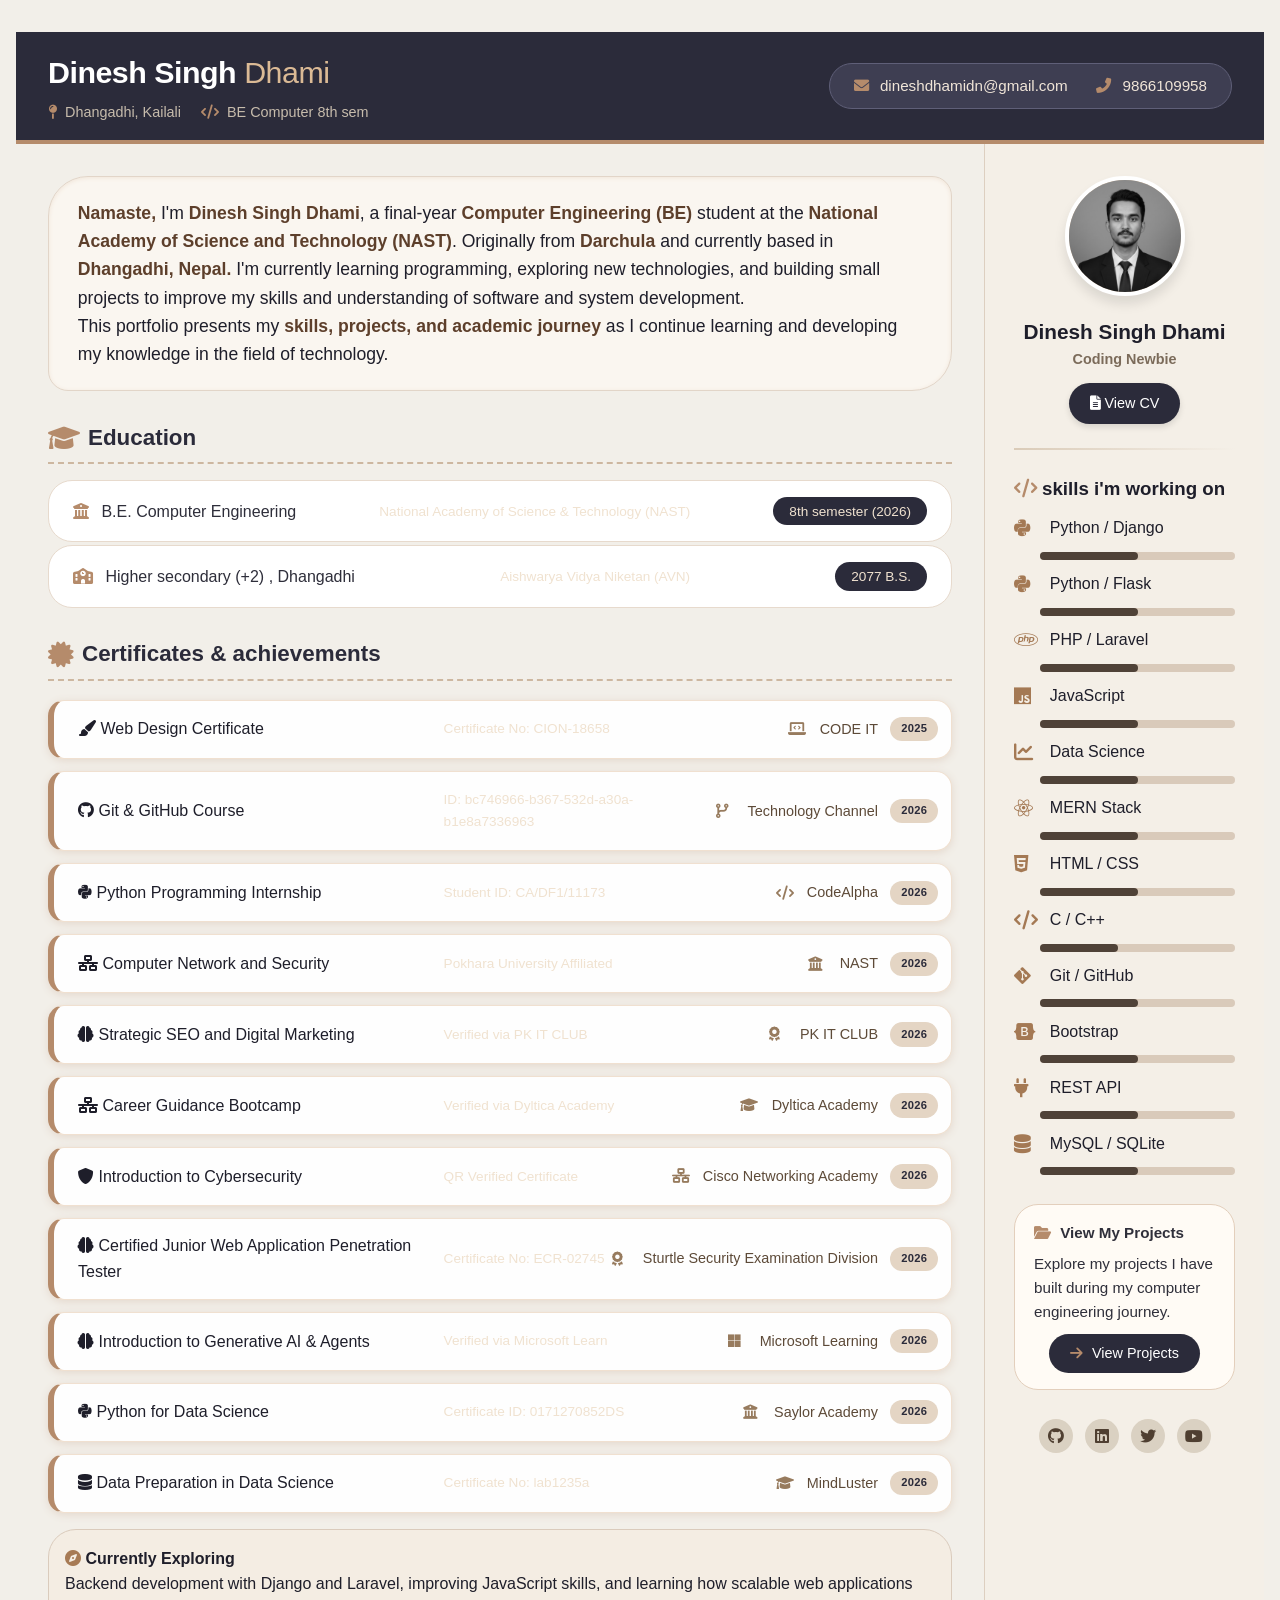
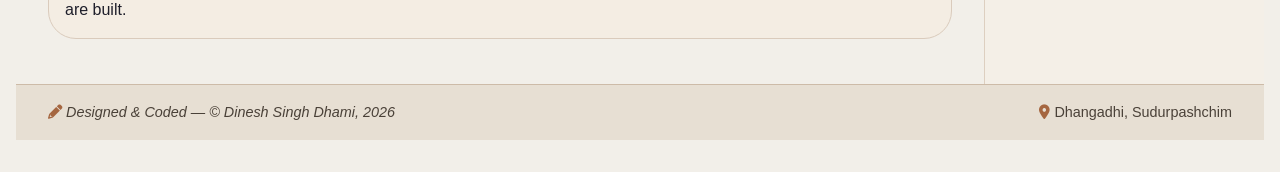
<file: index.html>
<!DOCTYPE html>
<html lang="en">
<head>
    <meta charset="UTF-8">
    <meta name="viewport" content="width=device-width, initial-scale=1.0, maximum-scale=5.0">
    <title>Dinesh Singh Dhami | Portfolio</title>
    <link rel="stylesheet" href="https://cdnjs.cloudflare.com/ajax/libs/font-awesome/6.0.0-beta3/css/all.min.css">
    <link rel="stylesheet" href="style-index.css">
    <link rel="icon" href="favicon-dineshsinghdhami.png" type="image/png">
    <script src="script-index.js"></script>

</head>
<body>

    <div class="navbar">
        <div class="identity">
            <h1>Dinesh Singh <span>Dhami</span></h1>
            <div class="tagline">
                <i class="fas fa-map-pin"></i> Dhangadhi, Kailali
                <i class="fas fa-code" style="margin-left: 12px;"></i> BE Computer 8th sem
            </div>
        </div>
        <div class="contact-badge">
            <a href="#" onclick="openDirectEmail()" class="contact-email">
                <i class="fas fa-envelope"></i> dineshdhamidn@gmail.com
            </a>
            <a href="#" onclick="openWhatsApp()" class="contact-phone">
                <i class="fas fa-phone-alt"></i> 9866109958
            </a>
        </div>
    </div>

     
    <div class="main-grid">
        <!-- LEFT: content -->
        <div class="content">
            <div class="intro-text">
                <p>
                    <strong>Namaste,</strong> I'm <strong>Dinesh Singh Dhami</strong>, a final-year 
                    <strong>Computer Engineering (BE)</strong> student at the 
                    <strong>National Academy of Science and Technology (NAST)</strong>. 
                    Originally from <strong>Darchula</strong> and currently based in 
                    <strong>Dhangadhi, Nepal.</strong> I'm currently learning programming, exploring new technologies, 
                    and building small projects to improve my skills and understanding 
                    of software and system development.
                </p>
                <p>
                    This portfolio presents my <strong>skills, projects, and academic journey</strong> 
                    as I continue learning and developing my knowledge in the field of technology.
                </p>
            </div>

            <!-- Education -->
            <div class="section-title">
                <i class="fas fa-graduation-cap"></i> Education
            </div>
            <div class="edu-item">
                <span class="desc"><i class="fas fa-university"></i> B.E. Computer Engineering</span>
                <span class="college">National Academy of Science & Technology (NAST)</span>
                <span class="year">8th semester (2026)</span>
            </div>
            <div class="edu-item" style="margin-top: -5px;">
                <span class="desc"><i class="fas fa-school"></i> Higher secondary (+2) , Dhangadhi</span>
                <span class="college">Aishwarya Vidya Niketan (AVN)</span>
                <span class="year">2077 B.S.</span>
            </div>

            <!-- Certificates -->
            <div class="section-title">
                <i class="fas fa-certificate"></i> Certificates & achievements
            </div>

            <div class="cert-grid">
                <!-- 1 Web Design -->
                <a href="certificates/Web-Design-Dinesh-Singh-Dhami.png" class="cert-link">
                    <div class="cert-card">
                        <div class="cert-title">
                            <i class="fas fa-paint-brush"></i>
                            <span>Web Design Certificate</span>
                        </div>
                        <div class="cert-id">Certificate No: CION-18658</div>
                        <div class="cert-issuer">
                            <i class="fas fa-laptop-code"></i>
                            <span>CODE IT</span>
                            <span class="cert-badge">2025</span>
                        </div>
                    </div>
                </a>

                <!-- 2 Git & GitHub -->
                <a href="certificates/git-github-certificate.jpg" class="cert-link">
                    <div class="cert-card">
                        <div class="cert-title">
                            <i class="fab fa-github"></i>
                            <span>Git & GitHub Course</span>
                        </div>
                        <div class="cert-id">ID: bc746966-b367-532d-a30a-b1e8a7336963</div>
                        <div class="cert-issuer">
                            <i class="fas fa-code-branch"></i>
                            <span>Technology Channel</span>
                            <span class="cert-badge">2026</span>
                        </div>
                    </div>
                </a>

                <!-- 3 CodeAlpha Internship -->
                <a href="certificates/Dinesh-Singh-Dhami-CodeAlpha-Internship-Python.png" class="cert-link">
                    <div class="cert-card">
                        <div class="cert-title">
                            <i class="fab fa-python"></i>
                            <span>Python Programming Internship</span>
                        </div>
                        <div class="cert-id">Student ID: CA/DF1/11173</div>
                        <div class="cert-issuer">
                            <i class="fas fa-code"></i>
                            <span>CodeAlpha</span>
                            <span class="cert-badge">2026</span>
                        </div>
                    </div>
                </a>

                <!-- 4 Computer Network Security -->
                <a href="certificates/Computer-Network-&-Security-Certificate.jpg" class="cert-link">
                    <div class="cert-card">
                        <div class="cert-title">
                            <i class="fas fa-network-wired"></i>
                            <span>Computer Network and Security</span>
                        </div>
                        <div class="cert-id">Pokhara University Affiliated</div>
                        <div class="cert-issuer">
                            <i class="fas fa-university"></i>
                            <span>NAST</span>
                            <span class="cert-badge">2026</span>
                        </div>
                    </div>
                </a>

                <!-- 5 Strategic SEO and Digital Marketing Dinesh Singh Dhami -->
                <a href="certificates/Strategic-SEO-and-Digital-Marketing-Dinesh-Singh-Dhami.jpg" class="cert-link">
                    <div class="cert-card">
                        <div class="cert-title">
                            <i class="fas fa-brain"></i>
                            <span>Strategic SEO and Digital Marketing</span>
                        </div>
                        <div class="cert-id">Verified via PK IT CLUB</div>
                        <div class="cert-issuer">
                            <i class="fas fa-award"></i>
                            <span>PK IT CLUB</span>
                            <span class="cert-badge">2026</span>
                        </div>
                    </div>
                </a>

                 <!-- Career-Guidance-Bootcamp.png -->
                <a href="certificates/Career-Guidance-Bootcamp.png" class="cert-link">
                    <div class="cert-card">
                        <div class="cert-title">
                            <i class="fas fa-network-wired"></i>
                            <span>Career Guidance Bootcamp</span>
                        </div>
                        <div class="cert-id">Verified via Dyltica Academy</div>
                        <div class="cert-issuer">
                            <i class="fas fa-graduation-cap"></i>
                            <span>Dyltica Academy</span>
                            <span class="cert-badge">2026</span>
                        </div>
                    </div>
                </a>

               

                <!-- 6 Cisco Cybersecurity -->
                <a href="certificates/Dinesh-Singh-Dhami-cisco-networking.png" class="cert-link">
                    <div class="cert-card">
                        <div class="cert-title">
                            <i class="fas fa-shield-alt"></i>
                            <span>Introduction to Cybersecurity</span>
                        </div>
                        <div class="cert-id">QR Verified Certificate</div>
                        <div class="cert-issuer">
                            <i class="fas fa-network-wired"></i>
                            <span>Cisco Networking Academy</span>
                            <span class="cert-badge">2026</span>
                        </div>
                    </div>
                </a>

                 <!-- 10 certified-junior-web-application-penetration-tester -->
                <a href="certificates/certified-junior-web-application-penetration-tester.jpg" class="cert-link">
                    <div class="cert-card">
                        <div class="cert-title">
                            <i class="fas fa-brain"></i>
                            <span>Certified Junior Web Application Penetration Tester</span>
                        </div>
                        <div class="cert-id">Certificate No: ECR-02745</div>
                        <div class="cert-issuer">
                            <i class="fas fa-award"></i>
                            <span>Sturtle Security Examination Division</span>
                            <span class="cert-badge">2026</span>
                        </div>
                    </div>
                </a>

                <!-- 7 Microsoft Generative AI -->
                <a href="certificates/generative-ai-microsoft.png" class="cert-link">
                    <div class="cert-card">
                        <div class="cert-title">
                            <i class="fas fa-brain"></i>
                            <span>Introduction to Generative AI & Agents</span>
                        </div>
                        <div class="cert-id">Verified via Microsoft Learn</div>
                        <div class="cert-issuer">
                            <i class="fab fa-microsoft"></i>
                            <span>Microsoft Learning</span>
                            <span class="cert-badge">2026</span>
                        </div>
                    </div>
                </a>

        
                <!-- 8 Python Data Science -->
                <a href="certificates/python-in-datascience.png" class="cert-link">
                    <div class="cert-card">
                        <div class="cert-title">
                            <i class="fab fa-python"></i>
                            <span>Python for Data Science</span>
                        </div>
                        <div class="cert-id">Certificate ID: 0171270852DS</div>
                        <div class="cert-issuer">
                            <i class="fas fa-university"></i>
                            <span>Saylor Academy</span>
                            <span class="cert-badge">2026</span>
                        </div>
                    </div>
                </a>

                <!-- 9 Data Preparation -->
                <a href="certificates/data-preparation-in-data-science.jpg" class="cert-link">
                    <div class="cert-card">
                        <div class="cert-title">
                            <i class="fas fa-database"></i>
                            <span>Data Preparation in Data Science</span>
                        </div>
                        <div class="cert-id">Certificate No: lab1235a</div>
                        <div class="cert-issuer">
                            <i class="fas fa-graduation-cap"></i>
                            <span>MindLuster</span>
                            <span class="cert-badge">2026</span>
                        </div>
                    </div>
                </a>

            

            </div>


            <!-- Currently Exploring section -->
            <div style="margin:1rem 0;background:#f4ede3;padding:1rem;border-radius:28px;border:1px solid #dacbbc;">
                <i class="fas fa-compass" style="color:#a77b55;"></i>
                <strong>Currently Exploring</strong><br>
                Backend development with Django and Laravel, improving JavaScript skills,
                and learning how scalable web applications are built.
            </div>
        </div>

        <!-- RIGHT sidebar -->
        <div class="sidebar">
            <div class="profile-pic-placeholder">
                <img src="dineshsinghdhami.jpg" alt="Profile Picture">
            </div>
            <div class="my-name-side">
                Dinesh Singh Dhami
                <small>Coding Newbie</small>
            </div>
            <div style="text-align:center; margin-top:12px;">
                <a href="https://drive.google.com/file/d/1liYxOf8PLablKrAX0Cqdvu-8_X7IgYv7/view?usp=sharing" 
                   style="display:inline-block; background:#2b2b3a; color:#fff; padding:0.55rem 1.3rem; border-radius:40px; font-size:0.9rem; text-decoration:none; font-weight:500; transition:all 0.2s ease; box-shadow:0 3px 6px rgba(0,0,0,0.12);">
                    <i class="fas fa-file-alt"></i> View CV
                </a>
            </div>
            <div class="divider"></div>

            <!-- Skills -->
            <h3 style="font-weight: 550; margin-bottom: 0.5rem;">
                <i class="fas fa-code" style="color:#b58b6b;"></i> skills i'm working on
            </h3>

            <ul class="skill-list">
                <li><i class="fab fa-python"></i> Python / Django</li>
                <div class="skill-bar-bg"><div class="skill-bar-fill" style="width:50%"></div></div>
                <li><i class="fab fa-python"></i> Python / Flask</li>
                <div class="skill-bar-bg"><div class="skill-bar-fill" style="width:50%"></div></div>
                <li><i class="fab fa-php"></i> PHP / Laravel</li>
                <div class="skill-bar-bg"><div class="skill-bar-fill" style="width:50%"></div></div>
                <li><i class="fab fa-js"></i> JavaScript</li>
                <div class="skill-bar-bg"><div class="skill-bar-fill" style="width:50%"></div></div>
                <li><i class="fas fa-chart-line"></i> Data Science</li>
                <div class="skill-bar-bg"><div class="skill-bar-fill" style="width:50%"></div></div>
                <li><i class="fab fa-react"></i> MERN Stack</li>
                <div class="skill-bar-bg"><div class="skill-bar-fill" style="width:50%"></div></div>
                <li><i class="fab fa-html5"></i> HTML / CSS</li>
                <div class="skill-bar-bg"><div class="skill-bar-fill" style="width:50%"></div></div>
                <li><i class="fas fa-code"></i> C / C++</li>
                <div class="skill-bar-bg"><div class="skill-bar-fill" style="width:40%"></div> </div>
                <li><i class="fab fa-git-alt"></i> Git / GitHub</li>
                <div class="skill-bar-bg"><div class="skill-bar-fill" style="width:50%"></div></div>
                <li><i class="fab fa-bootstrap"></i> Bootstrap</li>
                <div class="skill-bar-bg"><div class="skill-bar-fill" style="width:50%"></div></div>
                <li><i class="fas fa-plug"></i> REST API</li>
                <div class="skill-bar-bg"><div class="skill-bar-fill" style="width:50%"></div></div>
                <li><i class="fas fa-database"></i> MySQL / SQLite</li>
                <div class="skill-bar-bg"><div class="skill-bar-fill" style="width:50%"></div></div>
                
            </ul>

            <div class="personal-note project-section">
                <i class="fas fa-folder-open"></i> 
                <strong>View My Projects</strong>
                <p style="margin-top:6px;">
                    Explore my projects I have built during my computer engineering journey.
                </p>
                <div style="text-align:center; margin-top:10px;">
                    <a href="projects.html"
                       style="display:inline-block; background:#2b2b3a; color:#fff; padding:0.5rem 1.3rem; border-radius:40px; font-size:0.9rem; text-decoration:none; font-weight:500; transition:0.2s;"
                       onmouseover="this.style.background='#b58b6b'"
                       onmouseout="this.style.background='#2b2b3a'">
                        <i class="fas fa-arrow-right"></i> View Projects
                    </a>
                </div>
            </div>

            <div class="social-bar social-section">
                <a href="https://github.com/dineshsinghdhami" target="_blank">
                    <i class="fab fa-github"></i>
                </a>
                <a href="https://linkedin.com/in/dineshsinghdhami1" target="_blank">
                    <i class="fab fa-linkedin"></i>
                </a>
                <a href="https://x.com/dineshdhami001" target="_blank">
                    <i class="fab fa-twitter"></i>
                </a>
                <a href="https://www.youtube.com/@dineshsinghdhami1?sub_confirmation=1" target="_blank">
                    <i class="fab fa-youtube"></i>
                </a>
            </div>
        </div>
    </div>

    <div class="mobile-projects">
        <div class="personal-note project-section">
            <i class="fas fa-folder-open"></i> 
            <strong>View My Projects</strong>
            <p style="margin-top:6px;">
                Explore my projects I have built during my computer engineering journey.
            </p>
            <div style="text-align:center; margin-top:10px;">
                <a href="projects.html"
                   style="display:inline-block; background:#2b2b3a; color:#fff; padding:0.5rem 1.3rem; border-radius:40px; font-size:0.9rem; text-decoration:none; font-weight:500; transition:0.2s;"
                   onmouseover="this.style.background='#b58b6b'"
                   onmouseout="this.style.background='#2b2b3a'">
                    <i class="fas fa-arrow-right"></i> View Projects
                </a>
            </div>
        </div>
    </div>

    <div class="footer-note">
        <span class="madeby"><i class="fas fa-pencil-alt"></i> Designed & Coded — © Dinesh Singh Dhami, 2026</span>
        <span><i class="fas fa-location-dot"></i> Dhangadhi, Sudurpashchim</span>
    </div>
</div>
  
<div id="certModal" class="cert-modal">
    <span class="close-btn">&times;</span>
    <img class="modal-img" id="modalImage">
</div>

</body>
</html>
</file>
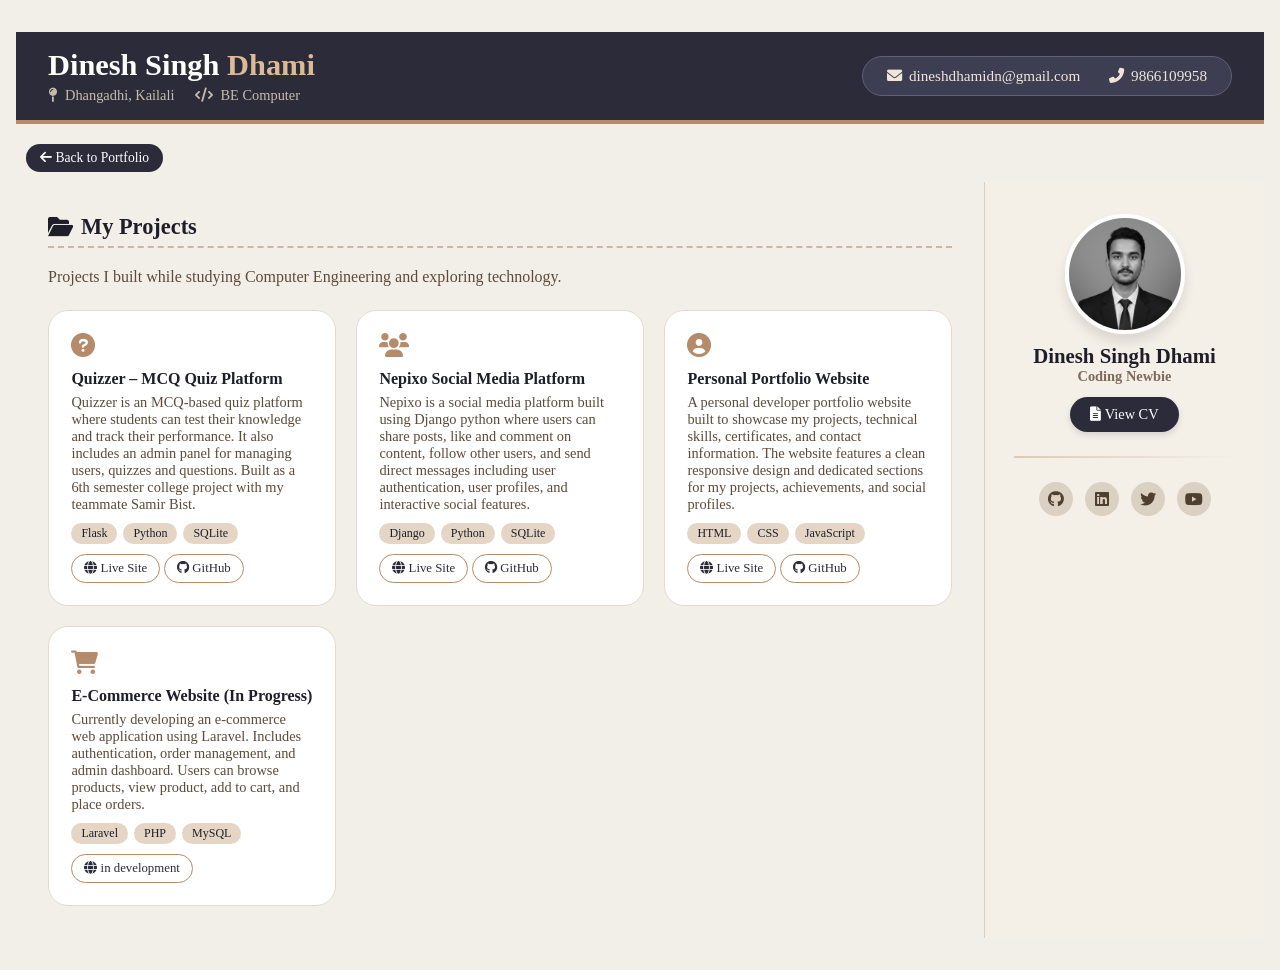
<file: projects.html>
<!DOCTYPE html>
<html lang="en">
<head>
<meta charset="UTF-8">
<meta name="viewport" content="width=device-width, initial-scale=1.0">
<title>Dinesh Singh Dhami | Projects</title>
<link rel="icon" href="favicon-dineshsinghdhami.png" type="image/png">
<link rel="stylesheet" href="https://cdnjs.cloudflare.com/ajax/libs/font-awesome/6.0.0-beta3/css/all.min.css">
<link rel="stylesheet" href="style-projects.css">
</head>

<body>
 
<div class="navbar">

<div class="identity">
<h1>Dinesh Singh <span>Dhami</span></h1>

<div class="tagline">
<i class="fas fa-map-pin"></i> Dhangadhi, Kailali
<i class="fas fa-code" style="margin-left:12px;"></i> BE Computer
</div>
</div>

<div class="contact-badge">

<a href="#" onclick="openDirectEmail()">
<i class="fas fa-envelope"></i> dineshdhamidn@gmail.com
</a>

<a href="#" onclick="openWhatsApp()">
<i class="fas fa-phone-alt"></i> 9866109958
</a>

</div>

</div>

<a href="https://www.dineshsinghdhami.com.np/" class="back-btn">
<i class="fas fa-arrow-left"></i> Back to Portfolio
</a>

<div class="main-grid">

<!-- LEFT CONTENT -->

<div class="content">

<div class="section-title">
<i class="fas fa-folder-open"></i> My Projects
</div>

<p style="color:#5d4a38;">
Projects I built while studying Computer Engineering and exploring technology.
</p>
<div class="projects-grid">

<!-- QUIZZER PROJECT -->

<div class="project-card">
<div class="project-icon">
<i class="fas fa-question-circle"></i>
</div>

<div class="project-title">Quizzer – MCQ Quiz Platform</div>

<div class="project-desc">
Quizzer is an MCQ-based quiz platform where students can test their knowledge 
and track their performance. It also includes an admin panel for managing users,
quizzes and questions. Built as a 6th semester college project with my teammate Samir Bist.
</div>

<div class="tags">
<span class="tag">Flask</span>
<span class="tag">Python</span>
<span class="tag">SQLite</span>
</div>

<a href="https://quizzerhub.pythonanywhere.com/" target="_blank" class="project-link">
<i class="fas fa-globe"></i> Live Site
</a>
<a href="https://github.com/dineshsinghdhami/quizzer" target="_blank" class="project-link">
<i class="fab fa-github"></i> GitHub
</a>

</div>


<!-- NEPIXO PROJECT -->

<div class="project-card">
<div class="project-icon">
<i class="fas fa-users"></i>
</div>

<div class="project-title">Nepixo Social Media Platform</div>

<div class="project-desc">
Nepixo is a social media platform built using Django python where users can share posts, like and comment on content, follow other users, and send direct messages including user authentication, user profiles, and interactive social features.
</div>

<div class="tags">
<span class="tag">Django</span>
<span class="tag">Python</span>
<span class="tag">SQLite</span>
</div>

<a href="https://nepixo.pythonanywhere.com/" target="_blank" class="project-link">
<i class="fas fa-globe"></i> Live Site
</a>
<a href="https://github.com/dineshsinghdhami/nepixo" target="_blank" class="project-link">
<i class="fab fa-github"></i> GitHub
</a>

</div>

<!-- PERSONAL PORTFOLIO PROJECT -->

<div class="project-card">
<div class="project-icon">
<i class="fas fa-user-circle"></i>
</div>

<div class="project-title">Personal Portfolio Website</div>

<div class="project-desc">
A personal developer portfolio website built to showcase my projects,
technical skills, certificates, and contact information. The website
features a clean responsive design and dedicated sections for my
projects, achievements, and social profiles.
</div>

<div class="tags">
<span class="tag">HTML</span>
<span class="tag">CSS</span>
<span class="tag">JavaScript</span>
</div>

<a href="https://www.dineshsinghdhami.com.np/" target="_blank" class="project-link">
<i class="fas fa-globe"></i> Live Site
</a>

<a href="https://github.com/dineshsinghdhami/portfolio" target="_blank" class="project-link">
<i class="fab fa-github"></i> GitHub
</a>

</div>
<!-- ECOMMERCE PROJECT -->

<div class="project-card">
<div class="project-icon">
<i class="fas fa-shopping-cart"></i>
</div>

<div class="project-title">E-Commerce Website (In Progress)</div>

<div class="project-desc">
Currently developing an e-commerce web application using Laravel. Includes authentication, order management, and admin dashboard.
Users can browse products, view product, add to cart, and place orders. 
</div>

<div class="tags">
<span class="tag">Laravel</span>
<span class="tag">PHP</span>
<span class="tag">MySQL</span>
</div>

<a href="https://github.com/dineshsinghdhami/" target="_blank" class="project-link">
<i class="fas fa-globe"></i> in development
</a>
</div>

</div>

</div>

<!-- RIGHT SIDEBAR -->

<div class="sidebar">

<div class="profile-pic-placeholder">
<img src="dineshsinghdhami.jpg">
</div>

<div class="my-name-side">Dinesh Singh Dhami<small>Coding Newbie</small>
</div>
    <div style="text-align:center; margin-top:12px;">
    <a href="https://drive.google.com/file/d/1liYxOf8PLablKrAX0Cqdvu-8_X7IgYv7/view?usp=sharing"
       style="
       display:inline-block;
       background:#2b2b3a;
       color:#fff;
       padding:0.55rem 1.3rem;
       border-radius:40px;
       font-size:0.9rem;
       text-decoration:none;
       font-weight:500;
       transition:all 0.2s ease;
       box-shadow:0 3px 6px rgba(0,0,0,0.12);
       ">
       <i class="fas fa-file-alt"></i> View CV
    </a>
</div>

<div class="divider"></div>

<div class="social-bar">

<a href="https://github.com/dineshsinghdhami" target="_blank">
<i class="fab fa-github"></i>
</a>

<a href="https://linkedin.com/in/dineshsinghdhami1" target="_blank">
<i class="fab fa-linkedin"></i>
</a>

<a href="https://x.com/dineshdhami001" target="_blank">
<i class="fab fa-twitter"></i>
</a>

<a href="https://www.youtube.com/@dineshsinghdhami1?sub_confirmation=1" target="_blank">
<i class="fab fa-youtube"></i>
</a>

</div>

</div>

</div>

<script>

function isMobileDevice(){
return /Mobi|Android|iPhone|iPad/i.test(navigator.userAgent);
}

function openDirectEmail(){

const subject="Contact From Portfolio";
const body="Hi Dinesh, I found your portfolio and would like to connect.";

if(isMobileDevice()){
window.location.href=
`mailto:dineshdhamidn@gmail.com?subject=${encodeURIComponent(subject)}&body=${encodeURIComponent(body)}`;
}
else{
window.open(
`https://mail.google.com/mail/?view=cm&fs=1&to=dineshdhamidn@gmail.com&su=${encodeURIComponent(subject)}&body=${encodeURIComponent(body)}`,
"_blank"
);
}

}

function openWhatsApp(){

const phoneNumber="9779866109958";
const message="Hi Dinesh, I visited your portfolio and would like to connect.";

window.open(
`https://wa.me/${phoneNumber}?text=${encodeURIComponent(message)}`
);

}

</script>
<div class="mobile-social">

<div class="social-bar">

<a href="https://github.com/dineshsinghdhami" target="_blank">
<i class="fab fa-github"></i>
</a>

<a href="https://linkedin.com/in/dineshsinghdhami1" target="_blank">
<i class="fab fa-linkedin"></i>
</a>

<a href="https://x.com/dineshdhami001" target="_blank">
<i class="fab fa-twitter"></i>
</a>

<a href="https://www.youtube.com/@dineshsinghdhami1?sub_confirmation=1" target="_blank">
<i class="fab fa-youtube"></i>
</a>

</div>

</div>
</body>
</html>
</file>
<file: style-index.css>
* {
            margin: 0;
            padding: 0;
            box-sizing: border-box;
        }

        body {
            background: #f2efe9;
            font-family: 'Inter', -apple-system, BlinkMacSystemFont, 'Segoe UI', Roboto, Helvetica, Arial, sans-serif;
            line-height: 1.6;
            color: #1e1e2a;
            padding: 2rem 1rem;
        }

        .page {
            max-width: 1100px;
            margin: 0 auto;
            background: #fefcf8;
            border-radius: 32px 32px 24px 24px;
            box-shadow: 0 20px 35px -10px rgba(0, 0, 0, 0.15), 0 2px 8px rgba(0,0,0,0.05);
            overflow: hidden;
            border: 1px solid #e9ddd0;
        }

        .navbar {
            background: #2b2b3a;
            color: #f0ede6;
            padding: 1rem 2rem;
            display: flex;
            flex-wrap: wrap;
            justify-content: space-between;
            align-items: center;
            border-bottom: 4px solid #b58b6b;
        }

        .identity h1 {
            font-weight: 600;
            font-size: 1.9rem;
            letter-spacing: -0.5px;
            color: #fff;
        }

        .identity h1 span {
            color: #dbba95;
            font-weight: 400;
        }

        .identity .tagline {
            font-size: 0.9rem;
            color: #c7bcac;
            margin-top: 4px;
            display: flex;
            align-items: center;
            gap: 8px;
        }

        .identity .tagline i {
            color: #b58b6b;
        }

        .contact-badge {
            background: #3e3e52;
            padding: 0.6rem 1.5rem;
            border-radius: 60px;
            display: flex;
            gap: 1.8rem;
            flex-wrap: wrap;
            font-size: 0.95rem;
            border: 1px solid #5f5f78;
        }

        .contact-badge a, .contact-badge span {
            color: #f0e5d8;
            text-decoration: none;
            display: inline-flex;
            align-items: center;
            gap: 7px;
            transition: color 0.2s;
        }

        .contact-badge a:hover {
            color: #dbba95;
        }

        .contact-badge i {
            color: #b58b6b;
            width: 1.2rem;
        }

        .main-grid {
            display: grid;
            grid-template-columns: 1fr 280px;
            gap: 0;
        }

        .content {
            padding: 2rem 2rem 1.8rem;
        }

        .section-title {
            font-size: 1.4rem;
            font-weight: 550;
            margin: 1.8rem 0 1rem 0;
            display: flex;
            align-items: center;
            gap: 8px;
            border-bottom: 2px dashed #cdb7a0;
            padding-bottom: 0.4rem;
            color: #2b2b3a;
        }

        .section-title i {
            color: #b58b6b;
            font-size: 1.6rem;
        }

        .intro-text {
            background: #faf6f0;
            padding: 1.4rem 1.8rem;
            border-radius: 40px 20px 40px 20px;
            font-size: 1.1rem;
            border: 1px solid #e2d5c8;
            box-shadow: inset 0 1px 4px #f1e5d8;
            margin-bottom: 0.5rem;
        }

        .intro-text strong {
            color: #5d3f2b;
            font-weight: 600;
        }

        .edu-item {
            background: #ffffff;
            border-radius: 24px;
            padding: 1rem 1.5rem;
            margin: 1rem 0 0.5rem;
            border: 1px solid #e7dacd;
            display: flex;
            flex-wrap: wrap;
            justify-content: space-between;
            align-items: center;
        }

        .edu-item .year {
            background: #2b2b3a;
            color: #f0e2d0;
            padding: 0.2rem 1rem;
            border-radius: 40px;
            font-size: 0.85rem;
            font-weight: 500;
        }
        .edu-item .college {
            color: #f0e2d0;
            padding: 0.2rem 1rem;
            border-radius: 40px;
            font-size: 0.85rem;
            font-weight: 500;
        }

        .edu-item .desc {
            font-weight: 500;
            color: #2e2e3a;
        }
        .edu-item .desc i {
            margin-right: 8px;
            color: #b58b6b;
        }

        .cert-grid {
            display: flex;
            flex-direction: column;
            gap: 12px;
            margin: 1.2rem 0 0.5rem;
        }

        .cert-card {
            background:#fefefe;
            border-left:6px solid #b58b6b;
            border-radius:16px;
            padding:0.9rem 1.5rem;
            box-shadow:0 2px 8px #e4d8cd;
            display:grid;
            grid-template-columns: 40% 35% 24%;
            align-items:center;
            gap:10px;
            border-top:1px solid #f0e0d0;
            border-right:1px solid #f0e0d0;
            border-bottom:1px solid #f0e0d0;
        }

        .cert-card:hover {
            border-left-width: 10px;
            background: #fcf9f5;
        }

        .cert-name {
            font-weight: 550;
            color: #1f1f2b;
            display: flex;
            align-items: center;
            gap: 10px;
        }

        .cert-name i {
            color: #a57c5a;
            font-size: 1.3rem;
            width: 2rem;
        }

        .cert-issuer {
            color:#5d4a38;
            font-size:0.9rem;
            display:flex;
            align-items:center;
            gap:12px;
            justify-self:end;
            white-space: nowrap;
        }

        .cert-issuer i {
            color: #977b5e;
            width: 1.2rem;
        }

        .cert-badge {
            background: #e4d5c4;
            color: #2b2b3a;
            font-size: 0.7rem;
            padding: 0.2rem 0.7rem;
            border-radius: 30px;
            font-weight: 600;
            letter-spacing: 0.3px;
        }

        .sidebar {
            background: #f4efe7;
            border-left: 1px solid #ddcfc0;
            padding: 2rem 1.8rem;
        }

        .profile-pic-placeholder {
            width: 120px;
            height: 120px;
            background: #cdb7a0;
            border-radius: 50%;
            margin: 0 auto 1.2rem;
            display: flex;
            align-items: center;
            justify-content: center;
            border: 4px solid #fff;
            box-shadow: 0 8px 12px rgba(0,0,0,0.1);
        }

        .profile-pic-placeholder img {
            width: 100%;
            height: 100%;
            border-radius: 50%;
            object-fit: cover;
        }

        .my-name-side {
            text-align:center;
            font-size:1.3rem;
            font-weight:550;
            margin-top:10px;
        }

        .my-name-side small {
            font-size:0.9rem;
            color:#7b6b5a;
            display:block;
        }

        .divider {
            height: 2px;
            background: linear-gradient(90deg, #dacbb8, transparent);
            margin: 1.5rem 0;
        }

        .skill-list {
            list-style: none;
        }

        .skill-list li {
            margin: 0.7rem 0;
            display: flex;
            align-items: center;
            gap: 12px;
            font-weight: 450;
        }

        .social-bar {
            display:flex;
            justify-content:center;
            gap:12px;
            margin-top:12px;
        }

        .social-bar a {
            width:34px;
            height:34px;
            display:flex;
            align-items:center;
            justify-content:center;
            background:#dad1c2;
            border-radius:50%;
            color:#4f3f31;
            font-size:1rem;
            text-decoration:none;
            transition:all 0.2s ease;
        }

        .social-bar a:hover {
            background:#b58b6b;
            color:#fff;
            transform:translateY(-2px);
        }

        .cert-modal {
            display:none;
            position:fixed;
            z-index:999;
            left:0;
            top:0;
            width:100%;
            height:100%;
            background:rgba(0,0,0,0.8);
            justify-content:center;
            align-items:center;
        }

        .cert-modal img {
            max-width:90%;
            max-height:85%;
            border-radius:10px;
            box-shadow:0 10px 40px rgba(0,0,0,0.5);
        }

        .close-btn {
            position:absolute;
            top:20px;
            right:35px;
            font-size:40px;
            color:#fff;
            cursor:pointer;
            font-weight:bold;
        }

        .close-btn:hover {
            color:#ccc;
        }

        .skill-list i {
            color: #a47954;
            width: 1.5rem;
            font-size: 1.2rem;
        }

        .skill-bar-bg {
            background: #d9caba;
            height: 8px;
            border-radius: 12px;
            margin: 4px 0 0 26px;
            width: calc(100% - 26px);
        }

        .skill-bar-fill {
            height: 8px;
            border-radius: 12px;
            background: #4f4238;
            width: 80%;
        }

        .personal-note {
            background: #fffbf5;
            border-radius: 24px;
            padding: 1rem 1.2rem;
            margin: 1.8rem 0;
            border: 1px solid #e3cfbc;
            font-size: 0.95rem;
            color: #2f2f3a;
        }

        .personal-note i {
            color: #b58b6b;
            margin-right: 5px;
        }

        .mobile-projects {
            display: none;
        }

        .footer-note {
            background: #e7dfd3;
            padding: 1rem 2rem;
            font-size: 0.9rem;
            text-align: center;
            color: #4a4138;
            border-top: 1px solid #cdbba8;
            display: flex;
            flex-wrap: wrap;
            justify-content: space-between;
            align-items: center;
        }

        .footer-note .madeby {
            font-style: italic;
        }

        .footer-note i {
            color: #a56640;
        }

        .handwritten-hover {
            transition: transform 0.15s;
        }
        .handwritten-hover:hover {
            transform: rotate(0.5deg) scale(1.01);
        }

        .cert-grid a {
            text-decoration:none;
            color:inherit;
            display:block;
        }

        .cert-id {
            color: #f0e2d0;
            padding: 0.2rem 1rem;
            border-radius: 40px;
            font-size: 0.85rem;
            font-weight: 500;
        }

        @media (max-width: 750px) {
            
            /* Hide skills section on mobile */
            .sidebar h3,
            .skill-list,
            .skill-bar-bg,
            .divider {
                display: none;
            }
            .sidebar .personal-note {
                display: none;
            }

            
            .mobile-projects {
                display: block;
                margin: 1rem 1rem 0 1rem;
            }

             
            .main-grid {
                display:flex;
                flex-direction:column;
            }

            .sidebar {
                order:1;
            }

            .content {
                order:2;
            }
 
            .profile-pic-placeholder { order:1; }
            .my-name-side { order:2; }
            .sidebar a[href$="Resume.pdf"] { order:3; }
            .social-bar { order:4; }
 
            .intro-text { order:1; }
            .section-title:nth-of-type(1) { order:2; }
            .edu-item { order:3; }
            .section-title:nth-of-type(2) { order:4; }
            .cert-grid { order:5; }
            
           
            .main-grid {
                grid-template-columns: 1fr;
            }
            
            
            .navbar {
                flex-direction: column;
                text-align: center;
                padding: 1rem;
            }
            
            .contact-badge {
                width: 100%;
                justify-content: center;
                padding: 0.6rem;
                gap: 1rem;
            }
            
            .contact-badge a {
                font-size: 0.9rem;
                white-space: normal;
            }
            
            .content {
                padding: 1.5rem 1rem;
            }
            
            .intro-text {
                padding: 1.2rem;
                font-size: 1rem;
            }
            
            .edu-item {
                flex-direction: column;
                align-items: flex-start;
                gap: 0.8rem;
                padding: 1rem;
            }
            
            .edu-item .desc {
                width: 100%;
            }
            
            .cert-card {
                grid-template-columns: 1fr !important;
                gap: 8px;
                padding: 1rem;
            }
            
            .cert-issuer {
                justify-self: start;
                white-space: normal;
                flex-wrap: wrap;
            }
            
            .cert-title {
                flex-wrap: wrap;
            }
            
            .cert-id {
                width: fit-content;
                word-break: break-word;
                max-width: 100%;
            }
            
            .sidebar {
                border-left: none;
                border-top: 1px solid #ddcfc0;
                padding: 1.5rem 1rem;
            }
            
            .skill-bar-bg {
                margin: 4px 0 0 0;
                width: 100%;
            }
            
            .footer-note {
                flex-direction: column;
                gap: 0.5rem;
                padding: 1rem;
                text-align: center;
            }
            
            @media (max-width: 400px) {
                .profile-pic-placeholder {
                    width: 100px;
                    height: 100px;
                }
                
                .identity h1 {
                    font-size: 1.6rem;
                }
                
                .section-title {
                    font-size: 1.2rem;
                }
            }
        }
        .profile-pic-placeholder i { transition: transform 0.2s; }
    .cert-card { cursor: pointer; transition: background 0.2s, border-left 0.1s; }
    .contact-badge span { cursor: pointer; }
</file>
<file: style-projects.css>
*{
margin:0;
padding:0;
box-sizing:border-box;
}

body{
background:#f2efe9;
font-family:'Inter',-apple-system,BlinkMacSystemFont,'Segoe UI',Roboto;
color:#1e1e2a;
padding:2rem 1rem;
}

 

.navbar{
background:#2b2b3a;
color:#f0ede6;
padding:1rem 2rem;
display:flex;
justify-content:space-between;
align-items:center;
border-bottom:4px solid #b58b6b;
flex-wrap:wrap;
}

.identity h1{
font-size:1.9rem;
font-weight:600;
color:white;
}

.identity span{
color:#dbba95;
}

.tagline{
font-size:0.9rem;
color:#c7bcac;
margin-top:4px;
display:flex;
gap:8px;
align-items:center;
}

.contact-badge{
background:#3e3e52;
padding:0.6rem 1.5rem;
border-radius:60px;
display:flex;
gap:1.8rem;
font-size:0.95rem;
border:1px solid #5f5f78;
}

.contact-badge a{
color:#f0e5d8;
text-decoration:none;
display:flex;
align-items:center;
gap:7px;
}

.contact-badge a:hover{
color:#dbba95;
}

 

.back-btn{
display:inline-block;
margin:20px 0 10px 10px;
padding:6px 14px;
background:#2b2b3a;
color:#fff;
text-decoration:none;
border-radius:30px;
font-size:0.85rem;
transition:0.2s;
}

.back-btn:hover{
background:#b58b6b;
}

 
.main-grid{
display:grid;
grid-template-columns:1fr 280px;
}

@media(max-width:750px){

   

.contact-badge{
flex-wrap:wrap;
justify-content:center;
gap:8px;
padding:0.4rem 0.8rem;
margin-top:10px;
}

.contact-badge a{
font-size:0.85rem;
}
 

.main-grid{
display:flex;
flex-direction:column;
}

 
.sidebar{
order:1;
border-left:none;
border-bottom:1px solid #ddcfc0;
}

 
.content{
order:2;
}
 
.social-bar{
order:3;
margin-top:30px;
}

 
.sidebar{
text-align:center;
}

.profile-pic-placeholder{
margin:auto;
}

}
 
.content{
padding:2rem;
}

.section-title{
font-size:1.4rem;
font-weight:550;
margin-bottom:1.2rem;
display:flex;
align-items:center;
gap:8px;
border-bottom:2px dashed #cdb7a0;
padding-bottom:0.4rem;
}
 

.projects-grid{
display:grid;
grid-template-columns:repeat(auto-fit,minmax(250px,1fr));
gap:20px;
margin-top:1.5rem;
}

.project-card{
background:white;
border-radius:20px;
padding:1.4rem;
border:1px solid #e7dacd;
transition:all 0.2s ease;
}

.project-link{
display:inline-block;
margin-top:10px;
padding:6px 12px;
font-size:0.8rem;
border-radius:20px;
text-decoration:none;
border:1px solid #b58b6b;
color:#2b2b3a;
transition:0.2s;
}

.project-link:hover{
background:#b58b6b;
color:white;
}

.project-card:hover{
transform:translateY(-4px);
box-shadow:0 8px 18px rgba(0,0,0,0.1);
}

.project-icon{
font-size:1.5rem;
color:#b58b6b;
margin-bottom:10px;
}

.project-title{
font-weight:600;
margin-bottom:6px;
}

.project-desc{
font-size:0.9rem;
color:#5d4a38;
margin-bottom:10px;
}

.tags{
display:flex;
flex-wrap:wrap;
gap:6px;
}

.tag{
background:#e4d5c4;
padding:3px 10px;
font-size:0.75rem;
border-radius:20px;
}
 

.sidebar{
background:#f4efe7;
border-left:1px solid #ddcfc0;
padding:2rem 1.8rem;
}

.profile-pic-placeholder{
width:120px;
height:120px;
border-radius:50%;
overflow:hidden;
margin:auto;
border:4px solid white;
box-shadow:0 8px 12px rgba(0,0,0,0.1);
}

.profile-pic-placeholder img{
width:100%;
height:100%;
object-fit:cover;
}

.my-name-side{
text-align:center;
font-size:1.3rem;
font-weight:550;
margin-top:10px;
}

.my-name-side small{
font-size:0.9rem;
color:#7b6b5a;
display:block;
}

.divider{
height:2px;
background:linear-gradient(90deg,#dacbb8,transparent);
margin:1.5rem 0;
}

.social-bar{
display:flex;
justify-content:center;
gap:12px;
}

.social-bar a{
width:34px;
height:34px;
display:flex;
align-items:center;
justify-content:center;
background:#dad1c2;
border-radius:50%;
color:#4f3f31;
text-decoration:none;
}

.social-bar a:hover{
background:#b58b6b;
color:white;
}

 

.mobile-social{
display:none;
}
 

@media(max-width:750px){

.main-grid{
display:flex;
flex-direction:column;
}

.sidebar{
order:1;
border-left:none;
border-bottom:1px solid #ddcfc0;
text-align:center;
}

.content{
order:2;
}
 

.sidebar .social-bar{
display:none;
}
 
.mobile-social{
display:block;
margin-top:80px;    
padding-top:25px;
padding-bottom:30px;
border-top:1px solid #ddcfc0;
}

.mobile-social .social-bar{
display:flex;
justify-content:center;
gap:12px;
}

}
</file>
